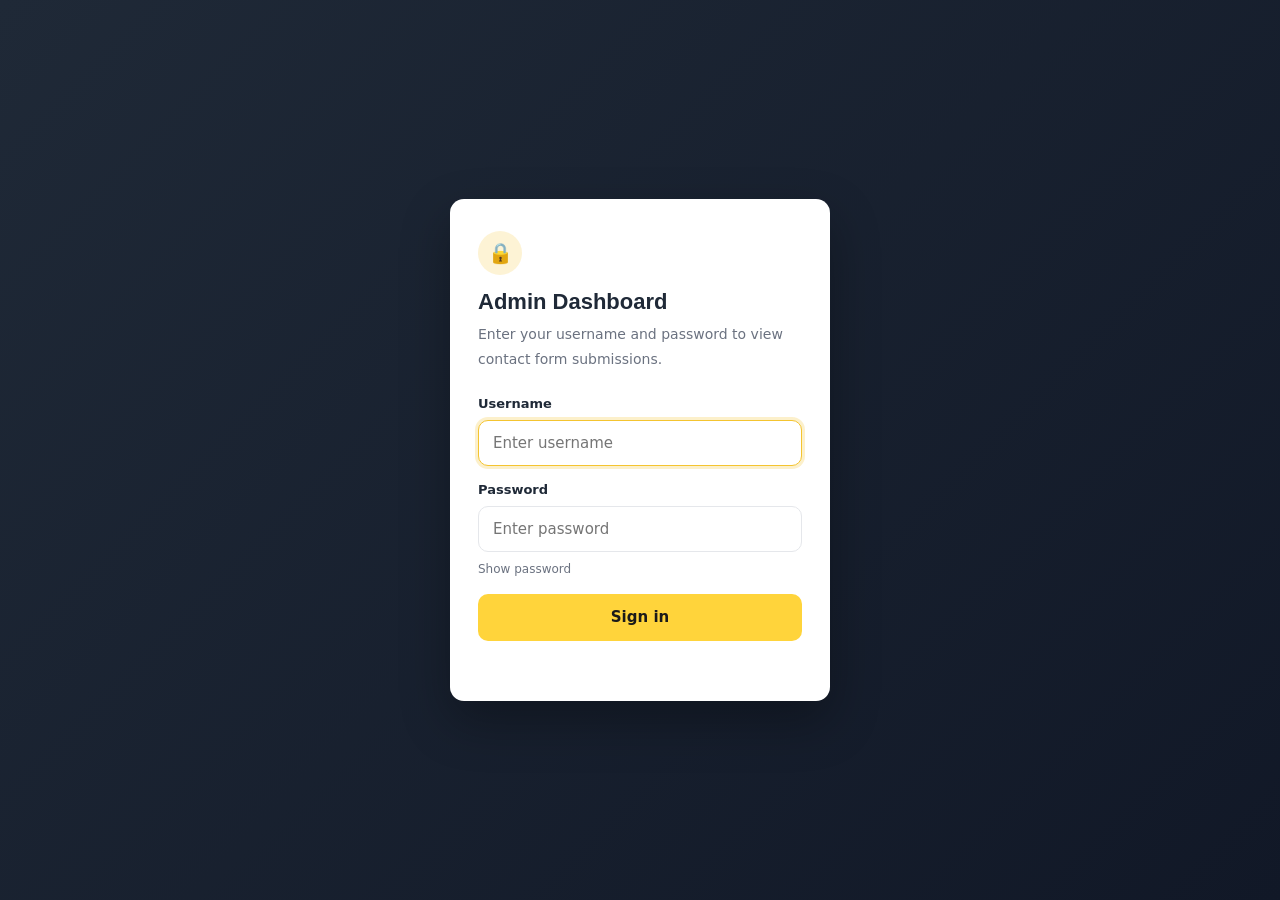
<file: dashboard.html>
<!doctype html>
<html lang="en">
<head>
  <meta charset="utf-8" />
  <meta name="viewport" content="width=device-width, initial-scale=1" />
  <meta name="robots" content="noindex, nofollow" />
  <title>Admin Dashboard | Bilal Raza Portfolio</title>
  <link rel="icon" href="favicon.ico" />
  <link rel="stylesheet" href="styles.prettified.css" />
  <style>
    :root {
      --primary: #ffd43b;
      --primary-dark: #f4c430;
      --dark: #1f2937;
      --muted: #6b7280;
      --border: #e5e7eb;
      --bg: #f7f8fa;
    }
    html, body { height: 100%; }
    body {
      background: var(--bg);
      font-family: 'Poppins', system-ui, -apple-system, Segoe UI, Roboto, sans-serif;
      color: var(--dark);
      margin: 0;
    }

    /* Login overlay */
    .login-screen {
      position: fixed; inset: 0; z-index: 1000;
      display: flex; align-items: center; justify-content: center;
      background: linear-gradient(135deg, #1f2937 0%, #111827 100%);
      padding: 16px;
    }
    .login-card {
      background: #fff; border-radius: 14px;
      padding: 32px 28px; max-width: 380px; width: 100%;
      box-shadow: 0 20px 50px rgba(0,0,0,.3);
    }
    .login-card h1 { font-size: 22px; margin: 0 0 6px; font-weight: 700; }
    .login-card p { color: var(--muted); margin: 0 0 22px; font-size: 14px; }
    .login-card label { display: block; font-size: 13px; font-weight: 600; margin-bottom: 6px; }
    .login-card .login-input {
      width: 100%; padding: 11px 14px; border: 1px solid var(--border);
      border-radius: 10px; font-size: 15px; outline: none; box-sizing: border-box;
      transition: border-color .15s, box-shadow .15s;
      font-family: inherit; color: var(--dark); background: #fff;
    }
    .login-card .login-input:focus { border-color: var(--primary-dark); box-shadow: 0 0 0 3px rgba(244,196,48,.25); }
    .login-card .btn-login {
      margin-top: 16px; width: 100%; background: var(--primary); color: #1a1a1a;
      border: none; padding: 12px; border-radius: 10px; font-weight: 700;
      cursor: pointer; font-size: 15px; transition: background .15s;
    }
    .login-card .btn-login:hover { background: var(--primary-dark); }
    .login-card .error { color: #dc2626; font-size: 13px; margin-top: 10px; min-height: 18px; }
    .login-card .show-pw { font-size: 12px; color: var(--muted); margin-top: 8px; cursor: pointer; user-select: none; }
    .login-card .lock-icon {
      width: 44px; height: 44px; border-radius: 50%;
      background: rgba(244,196,48,.2); color: #b08807;
      display: flex; align-items: center; justify-content: center;
      font-size: 20px; margin-bottom: 14px;
    }

    /* Dashboard */
    .dashboard { display: none; }
    .dashboard.active { display: block; }

    .topbar {
      background: #fff; border-bottom: 1px solid var(--border);
      padding: 14px 20px; display: flex; align-items: center; justify-content: space-between;
      flex-wrap: wrap; gap: 12px;
      position: sticky; top: 0; z-index: 10;
    }
    .topbar h2 { margin: 0; font-size: 18px; font-weight: 700; }
    .topbar .actions { display: flex; gap: 8px; flex-wrap: wrap; }
    .btn {
      border: 1px solid var(--border); background: #fff; color: var(--dark);
      padding: 8px 14px; border-radius: 8px; font-size: 13px; font-weight: 600;
      cursor: pointer; transition: background .15s, border-color .15s;
    }
    .btn:hover { background: #f3f4f6; }
    .btn-primary { background: var(--primary); border-color: var(--primary-dark); }
    .btn-primary:hover { background: var(--primary-dark); }
    .btn-danger { color: #b91c1c; border-color: #fecaca; }
    .btn-danger:hover { background: #fef2f2; }

    .container { max-width: 1200px; margin: 0 auto; padding: 24px 20px; }
    .stat-row { display: grid; grid-template-columns: repeat(auto-fit, minmax(180px,1fr)); gap: 14px; margin-bottom: 18px; }
    .stat-card { background: #fff; border: 1px solid var(--border); border-radius: 12px; padding: 16px; }
    .stat-card .label { font-size: 12px; color: var(--muted); text-transform: uppercase; letter-spacing: .04em; font-weight: 600; }
    .stat-card .value { font-size: 26px; font-weight: 700; margin-top: 4px; }

    .toolbar { display: flex; gap: 10px; flex-wrap: wrap; margin-bottom: 14px; }
    .search-input {
      flex: 1; min-width: 220px;
      padding: 10px 14px; border: 1px solid var(--border); border-radius: 10px;
      background: #fff; font-size: 14px; outline: none;
    }
    .search-input:focus { border-color: var(--primary-dark); }

    .table-wrap { background: #fff; border: 1px solid var(--border); border-radius: 12px; overflow-x: auto; -webkit-overflow-scrolling: touch; }
    table { width: 100%; border-collapse: collapse; font-size: 14px; min-width: 720px; }
    thead { background: #fafafa; }
    th, td { padding: 12px 14px; text-align: left; border-bottom: 1px solid var(--border); vertical-align: top; }
    th { font-size: 12px; font-weight: 700; color: var(--muted); text-transform: uppercase; letter-spacing: .03em; }
    tr:last-child td { border-bottom: none; }
    tr:hover td { background: #fafbfc; }
    td .msg { white-space: pre-wrap; word-break: break-word; max-width: 480px; }
    td .email a { color: #1d4ed8; text-decoration: none; }
    td .email a:hover { text-decoration: underline; }
    .actions-cell { white-space: nowrap; }
    .actions-cell .btn { padding: 4px 10px; font-size: 12px; }

    .empty {
      padding: 60px 20px; text-align: center; color: var(--muted);
    }
    .empty .icon { font-size: 38px; margin-bottom: 10px; opacity: .6; }
    .empty h3 { margin: 6px 0; color: var(--dark); }

    .toast {
      position: fixed; bottom: 24px; right: 24px;
      background: var(--dark); color: #fff;
      padding: 12px 18px; border-radius: 10px; font-size: 14px;
      box-shadow: 0 8px 24px rgba(0,0,0,.25);
      opacity: 0; transform: translateY(10px); transition: opacity .2s, transform .2s;
      pointer-events: none; z-index: 100;
    }
    .toast.show { opacity: 1; transform: translateY(0); }

    @media (max-width: 640px) {
      .topbar { padding: 12px 14px; gap: 10px; }
      .topbar h2 { font-size: 16px; width: 100%; }
      .topbar .actions { width: 100%; justify-content: flex-start; }
      .topbar .actions .btn { flex: 1 1 calc(50% - 4px); min-width: 0; padding: 8px 10px; font-size: 12px; }
      table { font-size: 13px; min-width: 640px; }
      th, td { padding: 10px; }
      .container { padding: 16px 12px; }
      .stat-row { grid-template-columns: repeat(2, 1fr); gap: 10px; }
      .stat-card { padding: 12px; }
      .stat-card .value { font-size: 22px; }
      .login-card { padding: 24px 20px; }
      .toast { left: 12px; right: 12px; bottom: 12px; text-align: center; }
    }
    @media (max-width: 360px) {
      .topbar .actions .btn { flex: 1 1 100%; }
    }
  </style>
</head>
<body>
  <!-- LOGIN SCREEN -->
  <div id="loginScreen" class="login-screen">
    <form class="login-card" id="loginForm" autocomplete="off">
      <div class="lock-icon" aria-hidden="true">&#128274;</div>
      <h1>Admin Dashboard</h1>
      <p>Enter your username and password to view contact form submissions.</p>
      <label for="username">Username</label>
      <input id="username" type="text" class="login-input" placeholder="Enter username" autocomplete="username" required />
      <label for="pw" style="margin-top:14px;">Password</label>
      <input id="pw" type="password" class="login-input" placeholder="Enter password" autocomplete="current-password" required />
      <div class="show-pw" id="togglePw">Show password</div>
      <button type="submit" class="btn-login">Sign in</button>
      <div class="error" id="errMsg"></div>
    </form>
  </div>

  <!-- DASHBOARD -->
  <div class="dashboard" id="dashboard">
    <div class="topbar">
      <h2>Form Submissions Dashboard</h2>
      <div class="actions">
        <button class="btn" id="refreshBtn">Refresh</button>
        <button class="btn btn-primary" id="exportBtn">Export CSV</button>
        <button class="btn btn-danger" id="clearBtn">Clear All</button>
        <button class="btn" id="logoutBtn">Logout</button>
      </div>
    </div>

    <div class="container">
      <div class="stat-row">
        <div class="stat-card">
          <div class="label">Total Submissions</div>
          <div class="value" id="statTotal">0</div>
        </div>
        <div class="stat-card">
          <div class="label">Today</div>
          <div class="value" id="statToday">0</div>
        </div>
        <div class="stat-card">
          <div class="label">Last 7 Days</div>
          <div class="value" id="statWeek">0</div>
        </div>
        <div class="stat-card">
          <div class="label">Unique Emails</div>
          <div class="value" id="statUnique">0</div>
        </div>
      </div>

      <div class="toolbar">
        <input class="search-input" id="search" type="text" placeholder="Search by name, email, or message..." />
      </div>

      <div class="table-wrap">
        <table id="dataTable">
          <thead>
            <tr>
              <th style="width:160px;">Date</th>
              <th style="width:160px;">Name</th>
              <th style="width:220px;">Email</th>
              <th>Message</th>
              <th style="width:90px;">Actions</th>
            </tr>
          </thead>
          <tbody id="rows"></tbody>
        </table>
        <div id="emptyState" class="empty" style="display:none;">
          <div class="icon">&#128229;</div>
          <h3>No submissions yet</h3>
          <p>When someone submits the contact form, it will show up here.</p>
        </div>
      </div>
    </div>
  </div>

  <div class="toast" id="toast"></div>

  <script>
  /* ============================================================
     CHANGE YOUR LOGIN HERE
     The dashboard is protected by the username + password below.
     To change them, edit these two lines.
     ============================================================ */
  var DASHBOARD_USERNAME = "admin";
  var DASHBOARD_PASSWORD = "admin123";
  var API_BASE = "https://bilal-portfolio-api.vercel.app";

  // Fallback when API is offline
  var STORAGE_KEY = "portfolio_submissions";
  var cachedSubmissions = [];
  // Session flag so you don't have to re-enter the password every page reload
  var SESSION_KEY = "portfolio_admin_session";

  /* --------------------------- LOGIN --------------------------- */
  var loginScreen = document.getElementById('loginScreen');
  var dashboard   = document.getElementById('dashboard');
  var loginForm   = document.getElementById('loginForm');
  var userInput   = document.getElementById('username');
  var pwInput     = document.getElementById('pw');
  var togglePw    = document.getElementById('togglePw');
  var errMsg      = document.getElementById('errMsg');

  function showDashboard() {
    loginScreen.style.display = 'none';
    dashboard.classList.add('active');
    refreshData(render);
  }
  function hideDashboard() {
    dashboard.classList.remove('active');
    loginScreen.style.display = 'flex';
    userInput.value = '';
    pwInput.value = '';
    userInput.focus();
  }
  if (sessionStorage.getItem(SESSION_KEY) === '1') {
    showDashboard();
  } else {
    setTimeout(function(){ userInput.focus(); }, 100);
  }

  loginForm.addEventListener('submit', function(e) {
    e.preventDefault();
    var u = (userInput.value || '').trim();
    var p = pwInput.value || '';
    if (u === DASHBOARD_USERNAME && p === DASHBOARD_PASSWORD) {
      sessionStorage.setItem(SESSION_KEY, '1');
      errMsg.textContent = '';
      showDashboard();
    } else {
      errMsg.textContent = 'Incorrect username or password. Please try again.';
      pwInput.select();
    }
  });

  togglePw.addEventListener('click', function() {
    if (pwInput.type === 'password') {
      pwInput.type = 'text';
      togglePw.textContent = 'Hide password';
    } else {
      pwInput.type = 'password';
      togglePw.textContent = 'Show password';
    }
  });

  document.getElementById('logoutBtn').addEventListener('click', function() {
    sessionStorage.removeItem(SESSION_KEY);
    hideDashboard();
  });

  /* --------------------------- DATA --------------------------- */
  function loadLocal() {
    try {
      var raw = localStorage.getItem(STORAGE_KEY);
      var arr = raw ? JSON.parse(raw) : [];
      return Array.isArray(arr) ? arr : [];
    } catch (e) { return []; }
  }
  function loadAll() {
    return cachedSubmissions.slice();
  }
  function refreshData(done) {
    fetch(API_BASE + '/api/submissions')
      .then(function (r) { return r.ok ? r.json() : Promise.reject(); })
      .then(function (data) {
        cachedSubmissions = Array.isArray(data) ? data : [];
        if (done) done();
      })
      .catch(function () {
        cachedSubmissions = loadLocal();
        if (done) done();
        toast('API offline - showing local data');
      });
  }
  function deleteOne(id) {
    fetch(API_BASE + '/api/submissions/' + encodeURIComponent(id), { method: 'DELETE' })
      .then(function (r) {
        if (!r.ok) throw new Error();
        refreshData(function () {
          render();
          toast('Submission deleted');
        });
      })
      .catch(function () {
        var arr = loadLocal().filter(function (r) { return r.id !== id; });
        localStorage.setItem(STORAGE_KEY, JSON.stringify(arr));
        cachedSubmissions = arr;
        render();
        toast('Submission deleted (local only)');
      });
  }

  /* --------------------------- RENDER --------------------------- */
  var rowsEl   = document.getElementById('rows');
  var emptyEl  = document.getElementById('emptyState');
  var searchEl = document.getElementById('search');

  function fmtDate(iso) {
    var d = new Date(iso);
    if (isNaN(d.getTime())) return iso || '';
    return d.toLocaleString();
  }
  function esc(s) {
    return String(s == null ? '' : s)
      .replace(/&/g, '&amp;').replace(/</g, '&lt;').replace(/>/g, '&gt;')
      .replace(/"/g, '&quot;').replace(/'/g, '&#39;');
  }

  function render() {
    var all = loadAll().slice().sort(function(a, b) {
      return new Date(b.timestamp) - new Date(a.timestamp);
    });
    var q = (searchEl.value || '').trim().toLowerCase();
    var list = q ? all.filter(function(r){
      return (r.name||'').toLowerCase().indexOf(q) > -1
          || (r.email||'').toLowerCase().indexOf(q) > -1
          || (r.message||'').toLowerCase().indexOf(q) > -1;
    }) : all;

    // Stats use ALL submissions (not filtered)
    var now = Date.now();
    var dayMs = 24 * 60 * 60 * 1000;
    var today = 0, week = 0;
    var emails = {};
    all.forEach(function(r) {
      var t = new Date(r.timestamp).getTime();
      if (!isNaN(t)) {
        if (now - t < dayMs) today++;
        if (now - t < 7 * dayMs) week++;
      }
      if (r.email) emails[r.email.toLowerCase()] = 1;
    });
    document.getElementById('statTotal').textContent  = all.length;
    document.getElementById('statToday').textContent  = today;
    document.getElementById('statWeek').textContent   = week;
    document.getElementById('statUnique').textContent = Object.keys(emails).length;

    if (list.length === 0) {
      rowsEl.innerHTML = '';
      emptyEl.style.display = 'block';
      return;
    }
    emptyEl.style.display = 'none';
    rowsEl.innerHTML = list.map(function(r) {
      return '<tr>'
        + '<td>' + esc(fmtDate(r.timestamp)) + '</td>'
        + '<td>' + esc(r.name) + '</td>'
        + '<td class="email"><a href="mailto:' + esc(r.email) + '">' + esc(r.email) + '</a></td>'
        + '<td><div class="msg">' + esc(r.message) + '</div></td>'
        + '<td class="actions-cell"><button class="btn btn-danger" data-del="' + esc(r.id) + '">Delete</button></td>'
        + '</tr>';
    }).join('');
  }

  rowsEl.addEventListener('click', function(e) {
    var id = e.target.getAttribute('data-del');
    if (id && confirm('Delete this submission?')) deleteOne(id);
  });

  searchEl.addEventListener('input', render);
  document.getElementById('refreshBtn').addEventListener('click', function() {
    refreshData(function () {
      render();
      toast('Refreshed');
    });
  });
  document.getElementById('clearBtn').addEventListener('click', function() {
    if (!confirm('Delete ALL submissions? This cannot be undone.')) return;
    fetch(API_BASE + '/api/submissions', { method: 'DELETE' })
      .then(function (r) {
        if (!r.ok) throw new Error();
        cachedSubmissions = [];
        localStorage.setItem(STORAGE_KEY, '[]');
        render();
        toast('All submissions cleared');
      })
      .catch(function () {
        localStorage.setItem(STORAGE_KEY, '[]');
        cachedSubmissions = [];
        render();
        toast('Cleared local data (API offline)');
      });
  });

  /* --------------------------- CSV EXPORT --------------------------- */
  function csvEscape(s) {
    s = String(s == null ? '' : s);
    if (/[",\n\r]/.test(s)) return '"' + s.replace(/"/g, '""') + '"';
    return s;
  }
  document.getElementById('exportBtn').addEventListener('click', function() {
    var all = loadAll();
    if (all.length === 0) { toast('Nothing to export'); return; }
    var header = ['Date', 'Name', 'Email', 'Message'];
    var rows = all.map(function(r) {
      return [fmtDate(r.timestamp), r.name, r.email, r.message].map(csvEscape).join(',');
    });
    var csv = header.join(',') + '\n' + rows.join('\n');
    var blob = new Blob([csv], { type: 'text/csv;charset=utf-8;' });
    var url = URL.createObjectURL(blob);
    var a = document.createElement('a');
    var stamp = new Date().toISOString().replace(/[:.]/g, '-');
    a.href = url;
    a.download = 'submissions-' + stamp + '.csv';
    document.body.appendChild(a); a.click();
    document.body.removeChild(a); URL.revokeObjectURL(url);
    toast('Exported ' + all.length + ' submission(s)');
  });

  /* --------------------------- TOAST --------------------------- */
  var toastEl = document.getElementById('toast');
  var toastTimer;
  function toast(msg) {
    toastEl.textContent = msg;
    toastEl.classList.add('show');
    clearTimeout(toastTimer);
    toastTimer = setTimeout(function(){ toastEl.classList.remove('show'); }, 2000);
  }

  /* Auto-refresh once a minute so new submissions appear */
  setInterval(function () {
    if (dashboard.classList.contains('active')) refreshData(render);
  }, 60000);
  </script>
</body>
</html>
</file>
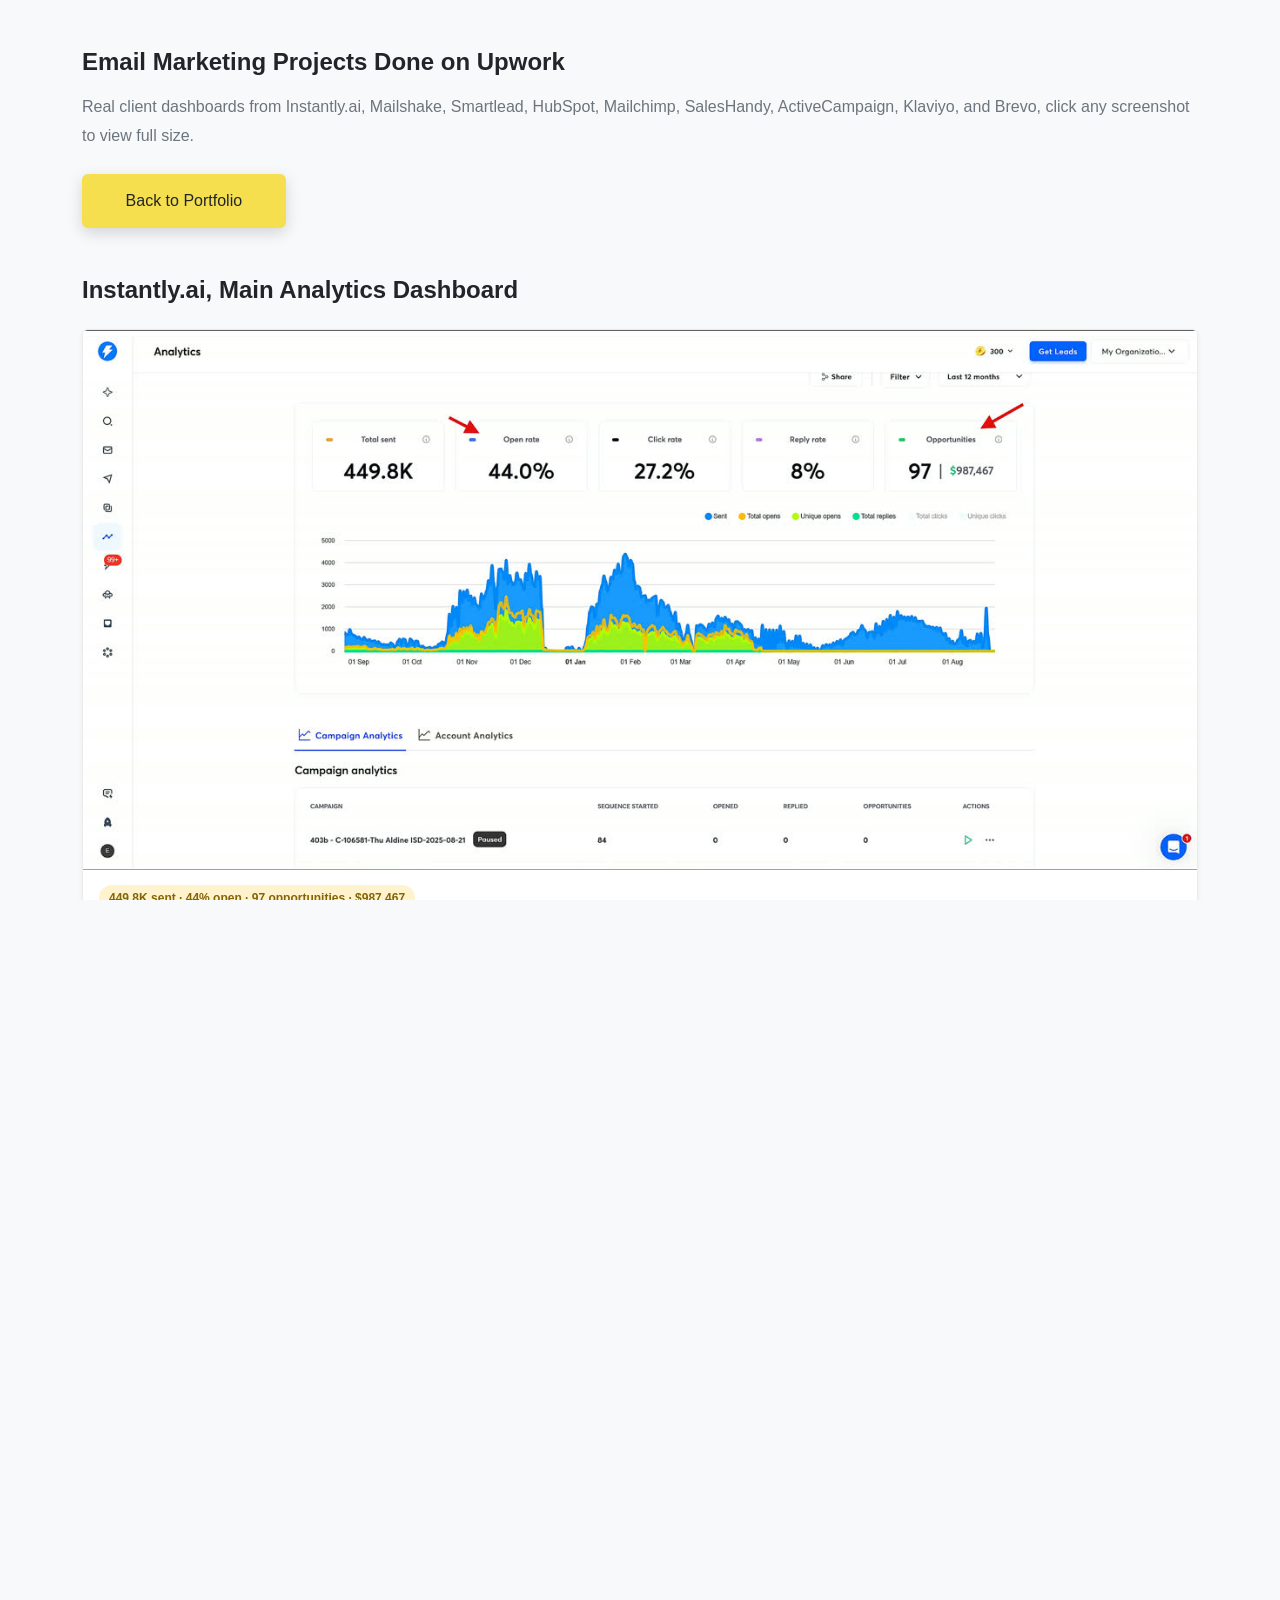
<file: email-marketing.html>
<!doctype html>
<html lang="en">
<head>
  <meta charset="utf-8">
  <meta name="viewport" content="width=device-width, initial-scale=1">
  <title>Email Marketing Projects Done on Upwork</title>
  <link rel="icon" href="favicon.ico">
  <link rel="stylesheet" href="styles.prettified.css?v=20260706mobile1">
  <style>
    .hover-overlay { position: fixed; inset: 0; background: rgba(0,0,0,.88); display: none; align-items: center; justify-content: center; z-index: 9999; padding: 16px; }
    .hover-overlay .overlay-content { position: relative; max-width: 96vw; text-align: center; }
    .hover-overlay img { max-width: 96vw; max-height: 82vh; box-shadow: 0 10px 24px rgba(0,0,0,.4); border-radius: 8px; display: block; background: #fff; filter: none !important; }
    .hover-overlay .overlay-back { margin-top: 12px; }
    .metric-pill { display: inline-block; background: #fff3cd; color: #856404; font-size: 12px; font-weight: 600; padding: 4px 10px; border-radius: 999px; margin-bottom: 8px; }
    .tool-dash-grid > [class*="col-"] { display: flex; }
    .tool-dash-grid .card {
      display: flex;
      flex-direction: column;
      width: 100%;
      overflow: hidden;
    }
    .tool-dash-grid .card-img-top {
      width: 100%;
      aspect-ratio: 16 / 10;
      object-fit: contain;
      object-position: center center;
      height: auto;
      background: #f4f5f8;
      padding: 8px;
    }
    .tool-dash-grid .card-body {
      flex: 1 0 auto;
      min-height: 70px;
      display: flex;
      flex-direction: column;
      justify-content: center;
      padding: 12px 14px;
    }
  </style>
</head>
<body class="bg-light">
  <main class="container py-5">
    <h1 class="text-6 fw-600 mb-3">Email Marketing Projects Done on Upwork</h1>
    <p class="text-3 text-muted">Real client dashboards from Instantly.ai, Mailshake, Smartlead, HubSpot, Mailchimp, SalesHandy, ActiveCampaign, Klaviyo, and Brevo, click any screenshot to view full size.</p>
    <p class="mt-4"><a class="btn btn-primary" href="index.html">Back to Portfolio</a></p>

    <section class="mt-5">
      <h2 class="h4 fw-600 mb-4">Instantly.ai, Main Analytics Dashboard</h2>
      <div class="row g-4">
        <div class="col-12">
          <div class="card shadow-sm h-100">
            <img src="email_portfolio/instantly-analytics-main.jpg" class="card-img-top work-gallery-img" alt="Instantly.ai analytics dashboard - 449.8K emails sent, 44% open rate, 97 opportunities worth $987,467" loading="eager" decoding="async">
            <div class="card-body">
              <span class="metric-pill">449.8K sent · 44% open · 97 opportunities · $987,467</span>
              <p class="card-text text-muted small mb-0">Primary Instantly.ai analytics view - 12-month cold email performance with sent volume, open/reply rates, and pipeline value across active client accounts.</p>
            </div>
          </div>
        </div>
        <div class="col-12">
          <div class="card shadow-sm h-100">
            <img src="email_portfolio/instantly-analytics-results.jpg" class="card-img-top work-gallery-img" alt="Instantly.ai campaign results - 217.3K sent, 69.8% open rate, 57 opportunities worth $149,500" loading="lazy" decoding="async">
            <div class="card-body">
              <span class="metric-pill">217.3K sent · 69.8% open · 57 opportunities · $149,500</span>
              <p class="card-text text-muted small mb-0">High performing Instantly.ai outreach account, strong open rates and qualified opportunities tracked in the analytics dashboard.</p>
            </div>
          </div>
        </div>
      </div>
    </section>

    <section class="mt-5">
      <h2 class="h4 fw-600 mb-4">Platform Dashboard Previews</h2>
      <div class="row g-3 g-md-4 tool-dash-grid">
        <div class="col-6 col-md-4 col-lg-3">
          <div class="card shadow-sm h-100">
            <img src="dashboards/instantly-analytics-main.jpg" class="card-img-top work-gallery-img" alt="Instantly.ai analytics dashboard - 449.8K sent, 97 opportunities" loading="lazy" decoding="async">
            <div class="card-body">
              <h3 class="h6 fw-600 mb-1">Instantly.ai Analytics</h3>
              <p class="card-text text-muted small mb-0">Main client dashboard · 449.8K sent · $987,467 pipeline</p>
            </div>
          </div>
        </div>
        <div class="col-6 col-md-4 col-lg-3">
          <div class="card shadow-sm h-100">
            <img src="dashboards/instantly-analytics-results.jpg" class="card-img-top work-gallery-img" alt="Instantly.ai campaign results - 69.8% open rate, 57 opportunities" loading="lazy" decoding="async">
            <div class="card-body">
              <h3 class="h6 fw-600 mb-1">Instantly.ai Results</h3>
              <p class="card-text text-muted small mb-0">High open rate · 69.8% open · $149,500 opportunities</p>
            </div>
          </div>
        </div>
        <div class="col-6 col-md-4 col-lg-3">
          <div class="card shadow-sm h-100">
            <img src="dashboards/instantly.jpg" class="card-img-top work-gallery-img" alt="Instantly.ai cold email automation dashboard" loading="lazy" decoding="async">
            <div class="card-body">
              <h3 class="h6 fw-600 mb-1">Instantly.ai</h3>
              <p class="card-text text-muted small mb-0">Cold email automation &amp; analytics</p>
            </div>
          </div>
        </div>
        <div class="col-6 col-md-4 col-lg-3">
          <div class="card shadow-sm h-100">
            <img src="dashboards/mailshake.jpg" class="card-img-top work-gallery-img" alt="Mailshake email outreach dashboard" loading="lazy" decoding="async">
            <div class="card-body">
              <h3 class="h6 fw-600 mb-1">Mailshake</h3>
              <p class="card-text text-muted small mb-0">Outreach analytics &amp; deliverability</p>
            </div>
          </div>
        </div>
        <div class="col-6 col-md-4 col-lg-3">
          <div class="card shadow-sm h-100">
            <img src="dashboards/smartlead.jpg" class="card-img-top work-gallery-img" alt="Smartlead campaign analytics dashboard" loading="lazy" decoding="async">
            <div class="card-body">
              <h3 class="h6 fw-600 mb-1">Smartlead</h3>
              <p class="card-text text-muted small mb-0">Cold email automation</p>
            </div>
          </div>
        </div>
        <div class="col-6 col-md-4 col-lg-3">
          <div class="card shadow-sm h-100">
            <img src="dashboards/hubspot.jpg" class="card-img-top work-gallery-img" alt="HubSpot deals performance dashboard" loading="lazy" decoding="async">
            <div class="card-body">
              <h3 class="h6 fw-600 mb-1">HubSpot</h3>
              <p class="card-text text-muted small mb-0">CRM &amp; pipeline reporting</p>
            </div>
          </div>
        </div>
        <div class="col-6 col-md-4 col-lg-3">
          <div class="card shadow-sm h-100">
            <img src="dashboards/mailchimp.jpg" class="card-img-top work-gallery-img" alt="Mailchimp campaign performance dashboard" loading="lazy" decoding="async">
            <div class="card-body">
              <h3 class="h6 fw-600 mb-1">Mailchimp</h3>
              <p class="card-text text-muted small mb-0">Email &amp; campaign metrics</p>
            </div>
          </div>
        </div>
        <div class="col-6 col-md-4 col-lg-3">
          <div class="card shadow-sm h-100">
            <img src="dashboards/saleshandy.jpg" class="card-img-top work-gallery-img" alt="SalesHandy email campaign dashboard" loading="lazy" decoding="async">
            <div class="card-body">
              <h3 class="h6 fw-600 mb-1">SalesHandy</h3>
              <p class="card-text text-muted small mb-0">Sales outreach campaigns</p>
            </div>
          </div>
        </div>
        <div class="col-6 col-md-4 col-lg-3">
          <div class="card shadow-sm h-100">
            <img src="dashboards/activecampaign.jpg" class="card-img-top work-gallery-img" alt="ActiveCampaign deals dashboard" loading="lazy" decoding="async">
            <div class="card-body">
              <h3 class="h6 fw-600 mb-1">ActiveCampaign</h3>
              <p class="card-text text-muted small mb-0">Automation &amp; deal tracking</p>
            </div>
          </div>
        </div>
        <div class="col-6 col-md-4 col-lg-3">
          <div class="card shadow-sm h-100">
            <img src="dashboards/klaviyo.jpg" class="card-img-top work-gallery-img" alt="Klaviyo analytics dashboard" loading="lazy" decoding="async">
            <div class="card-body">
              <h3 class="h6 fw-600 mb-1">Klaviyo</h3>
              <p class="card-text text-muted small mb-0">Ecommerce email analytics</p>
            </div>
          </div>
        </div>
        <div class="col-6 col-md-4 col-lg-3">
          <div class="card shadow-sm h-100">
            <img src="dashboards/brevo.jpg" class="card-img-top work-gallery-img" alt="Brevo marketing dashboard" loading="lazy" decoding="async">
            <div class="card-body">
              <h3 class="h6 fw-600 mb-1">Brevo</h3>
              <p class="card-text text-muted small mb-0">Email &amp; SMS marketing</p>
            </div>
          </div>
        </div>
      </div>
    </section>
  </main>
  <div id="hover-overlay" class="hover-overlay">
    <div class="overlay-content">
      <img alt="Dashboard preview">
      <button type="button" class="overlay-back btn btn-warning btn-sm">Close</button>
    </div>
  </div>
  <script>
    (function() {
      var overlay = document.getElementById('hover-overlay');
      var overlayImg = overlay.querySelector('.overlay-content img');
      var backBtn = overlay.querySelector('.overlay-back');

      document.querySelectorAll('.work-gallery-img').forEach(function(img) {
        img.style.cursor = 'zoom-in';
        img.addEventListener('click', function() {
          overlayImg.src = img.src;
          overlay.style.display = 'flex';
        });
      });

      overlay.addEventListener('click', function(e) {
        if (e.target === overlay) {
          overlay.style.display = 'none';
          overlayImg.removeAttribute('src');
        }
      });

      backBtn.addEventListener('click', function() {
        overlay.style.display = 'none';
        overlayImg.removeAttribute('src');
      });
    })();
  </script>
</body>
</html>
</file>
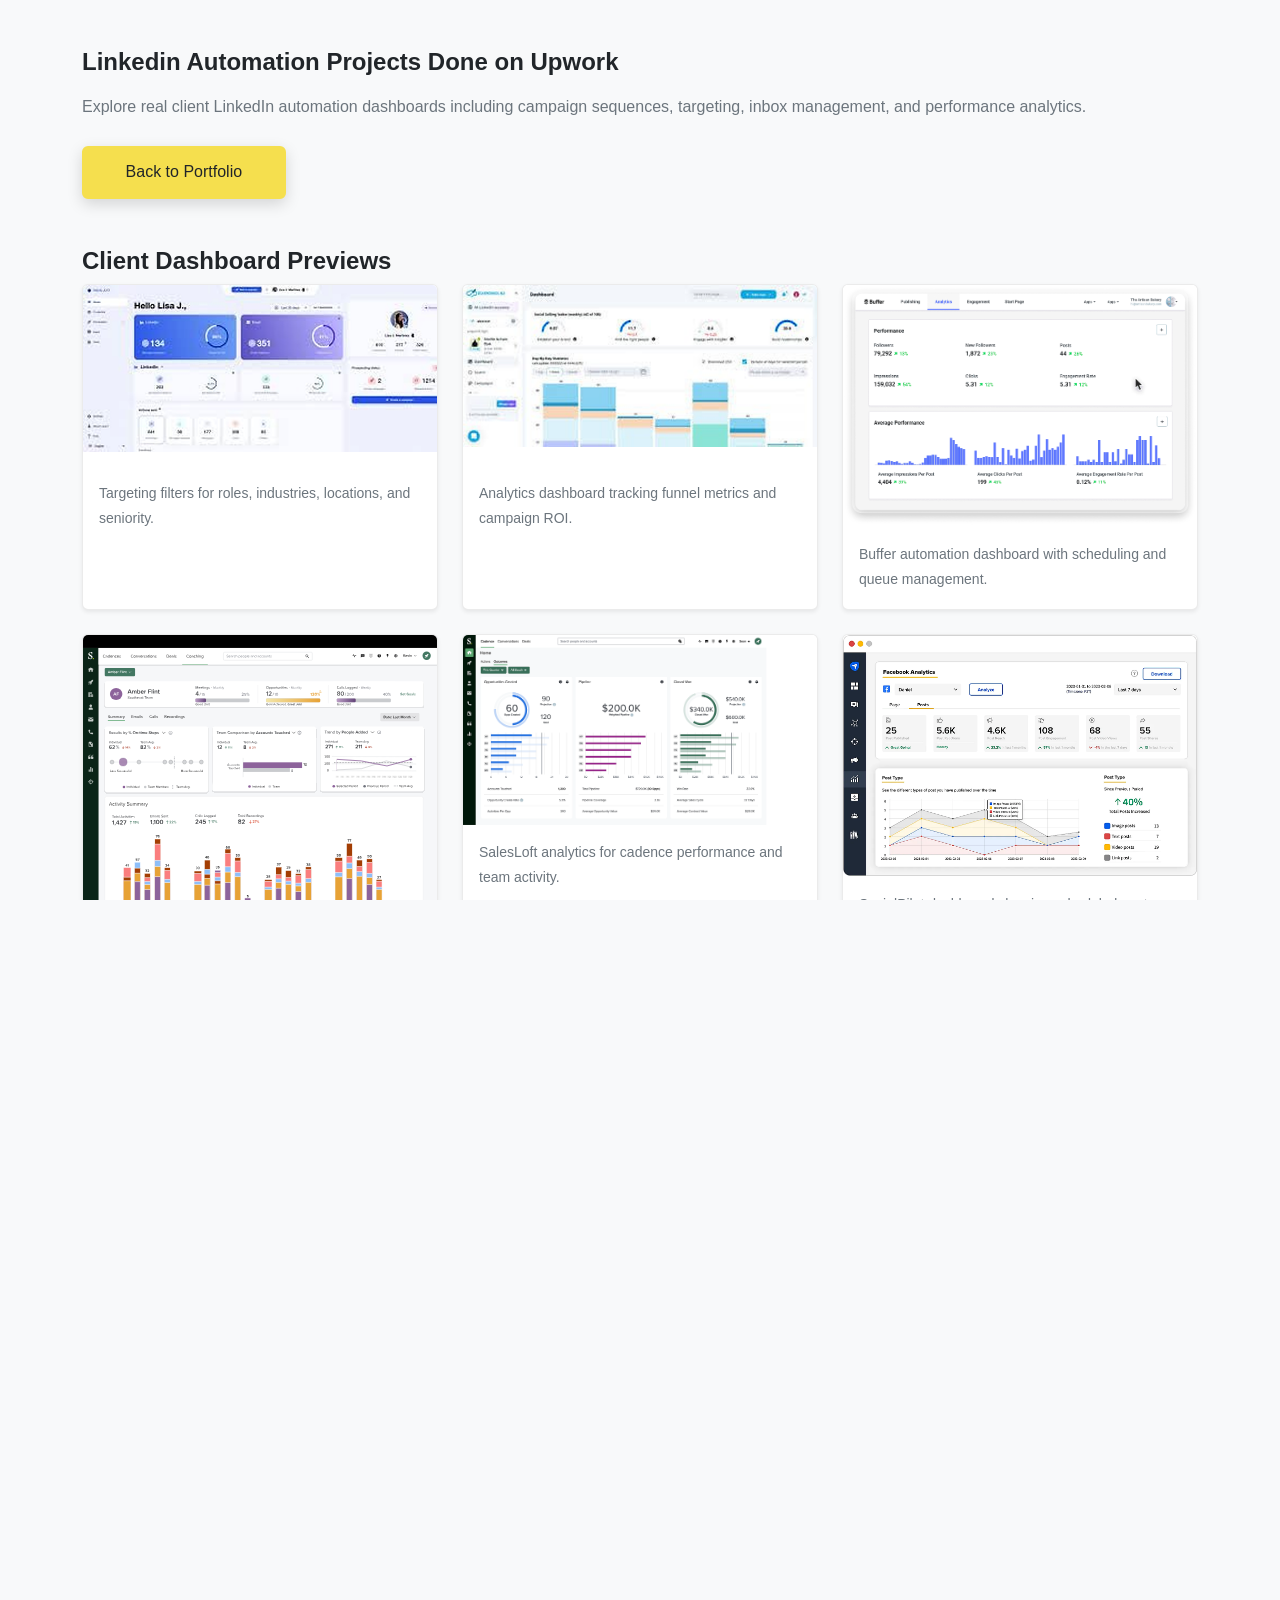
<file: linkedin-automation.html>
<!doctype html>
<html lang="en">
<head>
  <meta charset="utf-8">
  <meta name="viewport" content="width=device-width, initial-scale=1">
  <title>Linkedin Automation Projects Done on Upwork</title>
  <link rel="icon" href="favicon.ico">
  <link rel="stylesheet" href="styles.prettified.css?v=20260706mobile1">
  <style>
    /* Overlay for image preview */
    .hover-overlay { position: fixed; inset: 0; background: rgba(0,0,0,.6); display: none; align-items: center; justify-content: center; z-index: 9999; pointer-events: auto; }
    .hover-overlay .overlay-content { position: relative; }
    .hover-overlay img { max-width: 90vw; max-height: 90vh; box-shadow: 0 10px 24px rgba(0,0,0,.4); border-radius: 8px; display: block; }
    .hover-overlay .overlay-back { position: absolute; top: 12px; right: 12px; }
    /* Re-enable pointer events for card images on this page */
    .card .card-img-top { pointer-events: auto; }
  </style>
</head>
<body class="bg-light">
  <main class="container py-5">
    <h1 class="text-6 fw-600 mb-3">Linkedin Automation Projects Done on Upwork</h1>
    <p class="text-3 text-muted">Explore real client LinkedIn automation dashboards including campaign sequences, targeting, inbox management, and performance analytics.</p>
    <p class="mt-4"><a class="btn btn-primary" href="index.html">Back to Portfolio</a></p>
    <section class="mt-5">
      <h2 class="h4 fw-600 mb-2">Client Dashboard Previews</h2>
      <div class="row g-4">
        <!-- <div class="col-md-6 col-lg-4">
          <div class="card shadow-sm h-100">
            <img src="linkdin_portfolio/Picture.png" class="card-img-top work-gallery-img" alt="LinkedIn campaign performance overview" loading="lazy" decoding="async">
            <div class="card-body">
              <p class="card-text text-muted small">Campaign performance overview with invites, accept rates, and replies.</p>
            </div>
          </div>
        </div>
        <div class="col-md-6 col-lg-4">
          <div class="card shadow-sm h-100">
            <img src="linkdin_portfolio/Picture1.png" class="card-img-top work-gallery-img" alt="Messaging inbox and automation responses" loading="lazy" decoding="async">
            <div class="card-body">
              <p class="card-text text-muted small">Inbox management showing automated follow ups and response tracking.</p>
            </div>
          </div>
        </div>
        <div class="col-md-6 col-lg-4">
          <div class="card shadow-sm h-100">
            <img src="linkdin_portfolio/Picture2.png" class="card-img-top work-gallery-img" alt="Sequence builder and scheduling" loading="lazy" decoding="async">
            <div class="card-body">
              <p class="card-text text-muted small">Sequence builder for connection invites, follow ups, and timing.</p>
            </div>
          </div>
        </div> -->
        <div class="col-md-6 col-lg-4">
          <div class="card shadow-sm h-100">
            <img src="linkdin_portfolio/Picture3.png" class="card-img-top work-gallery-img" alt="Targeting filters and audience selection" loading="lazy" decoding="async">
            <div class="card-body">
              <p class="card-text text-muted small">Targeting filters for roles, industries, locations, and seniority.</p>
            </div>
          </div>
        </div>
        <div class="col-md-6 col-lg-4">
          <div class="card shadow-sm h-100">
            <img src="linkdin_portfolio/Picture4.png" class="card-img-top work-gallery-img" alt="Analytics dashboard with funnel metrics" loading="lazy" decoding="async">
            <div class="card-body">
              <p class="card-text text-muted small">Analytics dashboard tracking funnel metrics and campaign ROI.</p>
            </div>
          </div>
        </div>
        <!-- Newly added uploads -->
        <div class="col-md-6 col-lg-4">
          <div class="card shadow-sm h-100">
            <img src="linkdin_portfolio/Buffer_linkedinautomation.png" class="card-img-top work-gallery-img" alt="Buffer LinkedIn automation dashboard overview" loading="lazy" decoding="async">
            <div class="card-body">
              <p class="card-text text-muted small">Buffer automation dashboard with scheduling and queue management.</p>
            </div>
          </div>
        </div>
        <div class="col-md-6 col-lg-4">
          <div class="card shadow-sm h-100">
            <img src="linkdin_portfolio/Coaching-2022-Individual-Summary-1.svg" class="card-img-top work-gallery-img" alt="Coaching individual summary KPIs 2022" loading="lazy" decoding="async">
            <div class="card-body">
              <p class="card-text text-muted small">Individual coaching summary with KPI metrics and performance insights.</p>
            </div>
          </div>
        </div>
        <div class="col-md-6 col-lg-4">
          <div class="card shadow-sm h-100">
            <img src="linkdin_portfolio/dashboard-salesloft.png" class="card-img-top work-gallery-img" alt="SalesLoft dashboard analytics overview" loading="lazy" decoding="async">
            <div class="card-body">
              <p class="card-text text-muted small">SalesLoft analytics for cadence performance and team activity.</p>
            </div>
          </div>
        </div>
        <div class="col-md-6 col-lg-4">
          <div class="card shadow-sm h-100">
            <img src="linkdin_portfolio/dashboard-social-pilot.png" class="card-img-top work-gallery-img" alt="SocialPilot social posting dashboard" loading="lazy" decoding="async">
            <div class="card-body">
              <p class="card-text text-muted small">SocialPilot dashboard showing scheduled posts and engagement trends.</p>
            </div>
          </div>
        </div>
        <div class="col-md-6 col-lg-4">
          <div class="card shadow-sm h-100">
            <img src="linkdin_portfolio/image-1-1024x985.png" class="card-img-top work-gallery-img" alt="Campaign performance chart and KPIs" loading="lazy" decoding="async">
            <div class="card-body">
              <p class="card-text text-muted small">Campaign chart with invites, accept rate, replies, and conversions.</p>
            </div>
          </div>
        </div>
        <div class="col-md-6 col-lg-4">
          <div class="card shadow-sm h-100">
            <img src="linkdin_portfolio/image2-66 (1).png" class="card-img-top work-gallery-img" alt="Outreach sequence visualization (variant 1)" loading="lazy" decoding="async">
            <div class="card-body">
              <p class="card-text text-muted small">Sequence visualization including connection invites and automated follow ups.</p>
            </div>
          </div>
        </div>
        <div class="col-md-6 col-lg-4">
          <div class="card shadow-sm h-100">
            <img src="linkdin_portfolio/image2-66.png" class="card-img-top work-gallery-img" alt="Outreach sequence visualization (variant 2)" loading="lazy" decoding="async">
            <div class="card-body">
              <p class="card-text text-muted small">Sequence builder details with timing and conditional branches.</p>
            </div>
          </div>
        </div>
        <div class="col-md-6 col-lg-4">
          <div class="card shadow-sm h-100">
            <img src="linkdin_portfolio/image22-40.webp" class="card-img-top work-gallery-img" alt="Prospects funnel and engagement metrics" loading="lazy" decoding="async">
            <div class="card-body">
              <p class="card-text text-muted small">Prospect funnel metrics showcasing outreach, replies, and meetings.</p>
            </div>
          </div>
        </div>
        <div class="col-md-6 col-lg-4">
          <div class="card shadow-sm h-100">
            <img src="linkdin_portfolio/linkedin-automation-tools-list-waalaxy-dashboard.jpg" class="card-img-top work-gallery-img" alt="Waalaxy automation tools dashboard" loading="lazy" decoding="async">
            <div class="card-body">
              <p class="card-text text-muted small">Waalaxy dashboard with automation tools and campaign overview.</p>
            </div>
          </div>
        </div>
        <div class="col-md-6 col-lg-4">
          <div class="card shadow-sm h-100">
            <img src="linkdin_portfolio/salesloft-cadence-analytics-screenshot.webp" class="card-img-top work-gallery-img" alt="SalesLoft cadence analytics screenshot" loading="lazy" decoding="async">
            <div class="card-body">
              <p class="card-text text-muted small">Cadence analytics with steps, outcomes, and team performance.</p>
            </div>
          </div>
        </div>
        <div class="col-md-6 col-lg-4">
          <div class="card shadow-sm h-100">
            <img src="linkdin_portfolio/salesloft-goals-dashboard.jpeg" class="card-img-top work-gallery-img" alt="SalesLoft goals dashboard" loading="lazy" decoding="async">
            <div class="card-body">
              <p class="card-text text-muted small">Goals dashboard tracking targets, achievements, and KPIs.</p>
            </div>
          </div>
        </div>
      </div>
    </section>

    <!-- Email tool dashboards -->
    <section class="mt-5">
      <h2 class="h4 fw-600 mb-3">Email Marketing Dashboards</h2>
      <p class="text-muted small mb-4">Instantly.ai, Mailshake, Smartlead, HubSpot, Mailchimp, SalesHandy, ActiveCampaign, Klaviyo &amp; Brevo - <a href="email-marketing.html">view all dashboards</a>.</p>
      <div class="row g-3 g-md-4 tool-dash-grid">
        <div class="col-6 col-md-3">
          <div class="card shadow-sm h-100">
            <img src="dashboards/instantly-analytics-main.png" class="card-img-top work-gallery-img" alt="Instantly.ai analytics dashboard" loading="lazy" decoding="async">
            <div class="card-body py-2"><p class="card-text text-muted small mb-0">Instantly.ai Analytics</p></div>
          </div>
        </div>
        <div class="col-6 col-md-3">
          <div class="card shadow-sm h-100">
            <img src="dashboards/instantly-analytics-results.png" class="card-img-top work-gallery-img" alt="Instantly.ai campaign results" loading="lazy" decoding="async">
            <div class="card-body py-2"><p class="card-text text-muted small mb-0">Instantly.ai Results</p></div>
          </div>
        </div>
        <div class="col-6 col-md-3">
          <div class="card shadow-sm h-100">
            <img src="dashboards/mailshake.png" class="card-img-top work-gallery-img" alt="Mailshake dashboard" loading="lazy" decoding="async">
            <div class="card-body py-2"><p class="card-text text-muted small mb-0">Mailshake</p></div>
          </div>
        </div>
        <div class="col-6 col-md-3">
          <div class="card shadow-sm h-100">
            <img src="dashboards/hubspot.png" class="card-img-top work-gallery-img" alt="HubSpot dashboard" loading="lazy" decoding="async">
            <div class="card-body py-2"><p class="card-text text-muted small mb-0">HubSpot</p></div>
          </div>
        </div>
        <div class="col-6 col-md-3">
          <div class="card shadow-sm h-100">
            <img src="dashboards/mailchimp.png" class="card-img-top work-gallery-img" alt="Mailchimp dashboard" loading="lazy" decoding="async">
            <div class="card-body py-2"><p class="card-text text-muted small mb-0">Mailchimp</p></div>
          </div>
        </div>
      </div>
    </section>
  </main>
  <!-- Lightweight hover lightbox overlay -->
  <div id="hover-overlay" class="hover-overlay">
    <div class="overlay-content">
      <img alt="Preview">
      <button type="button" class="overlay-back btn btn-warning btn-sm">Back to Page</button>
    </div>
  </div>
  <script>
    document.addEventListener('DOMContentLoaded', function () {
      const overlay = document.getElementById('hover-overlay');
      const overlayImg = overlay.querySelector('.overlay-content img');
      const backBtn = overlay.querySelector('.overlay-back');
      document.querySelectorAll('.card').forEach(card => {
        const img = card.querySelector('.card-img-top');
        if (!img) return;
        img.addEventListener('click', () => {
          overlayImg.src = img.src;
          overlay.style.display = 'flex';
        });
      });

      // Clicking on backdrop closes overlay (but not when clicking image or back button)
      overlay.addEventListener('click', (e) => {
        if (e.target === overlay) {
          overlay.style.display = 'none';
          overlayImg.removeAttribute('src');
        }
      });

      // Back button simply closes overlay to allow next image open
      backBtn.addEventListener('click', () => {
        overlay.style.display = 'none';
        overlayImg.removeAttribute('src');
      });
    });
  </script>
</body>
</html>
</file>
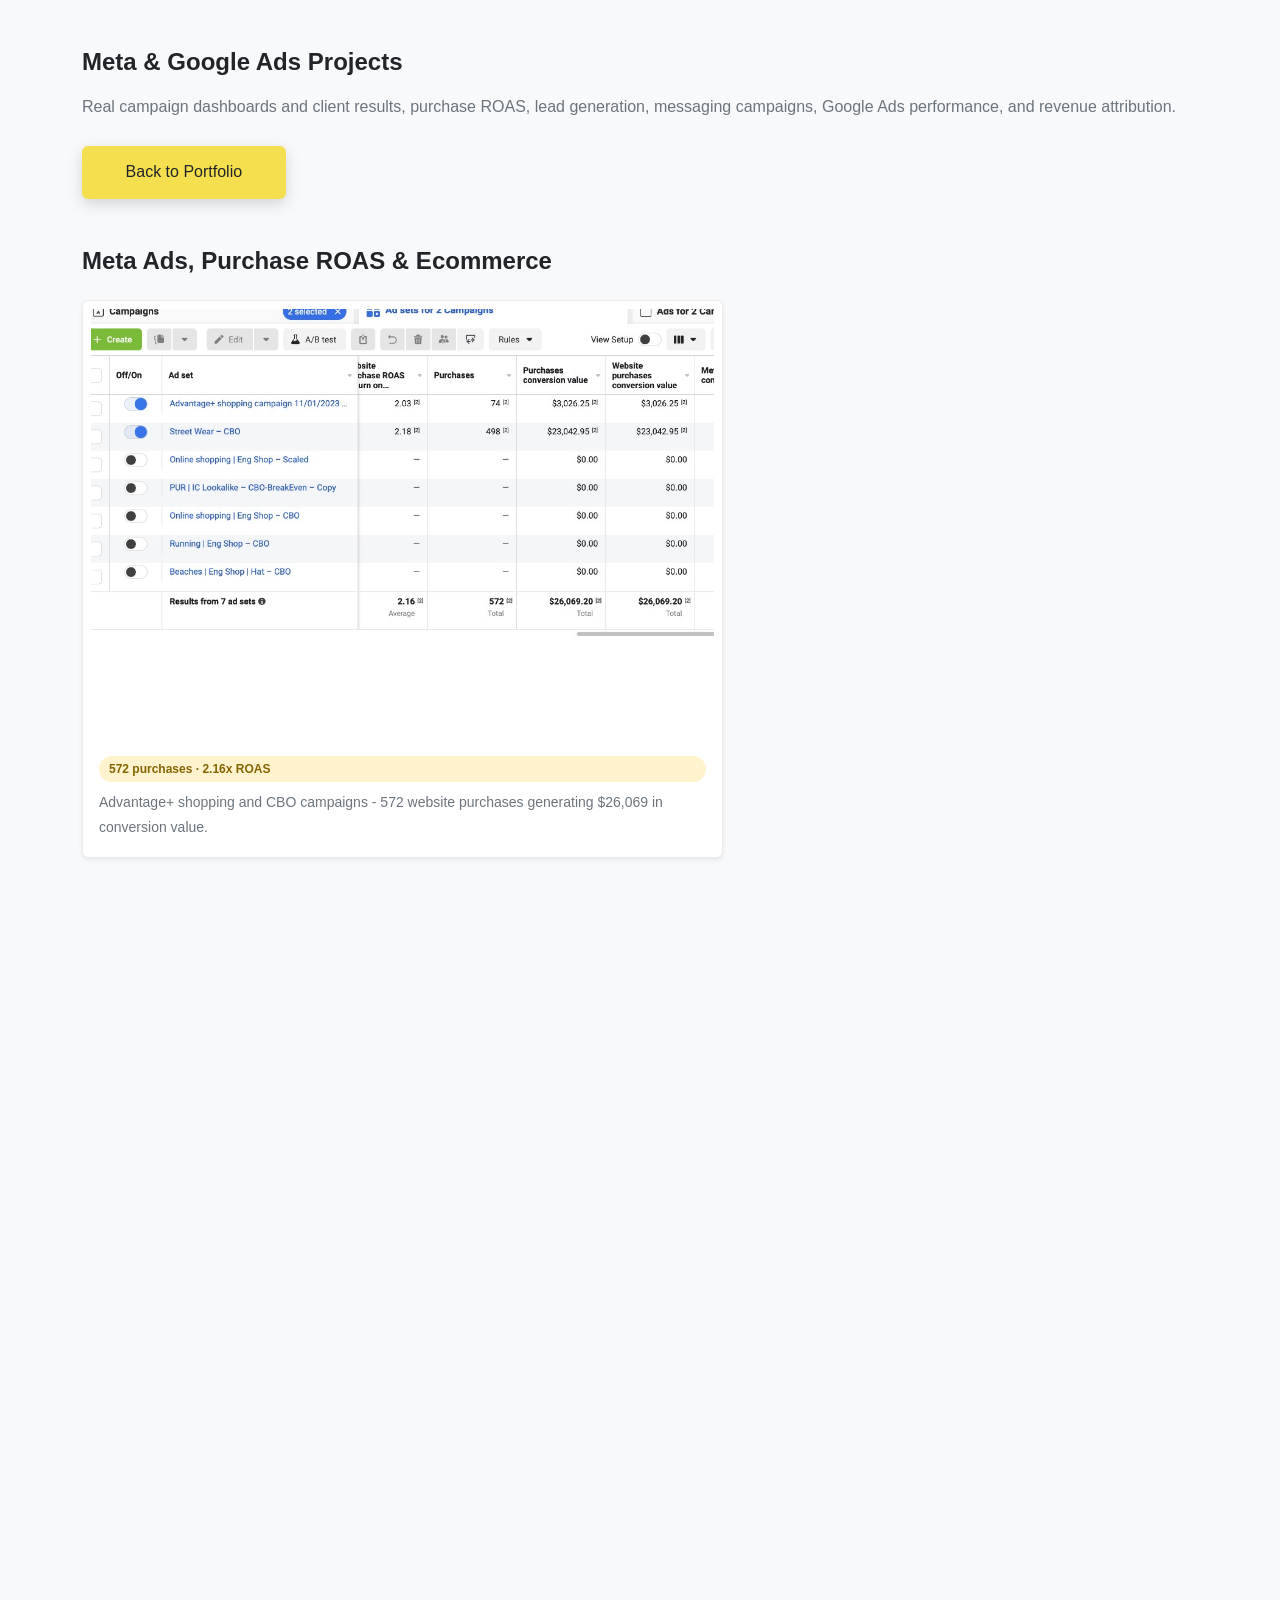
<file: meta-google-ads.html>
<!doctype html>
<html lang="en">
<head>
  <meta charset="utf-8">
  <meta name="viewport" content="width=device-width, initial-scale=1">
  <title>Meta &amp; Google Ads Projects</title>
  <link rel="icon" href="favicon.ico">
  <link rel="stylesheet" href="styles.prettified.css?v=20260706mobile1">
  <style>
    .hover-overlay { position: fixed; inset: 0; background: rgba(0,0,0,.6); display: none; align-items: center; justify-content: center; z-index: 9999; }
    .hover-overlay .overlay-content { position: relative; }
    .hover-overlay img { max-width: 95vw; max-height: 95vh; box-shadow: 0 10px 24px rgba(0,0,0,.4); border-radius: 8px; display: block; background: #fff; }
    .hover-overlay .overlay-back { position: absolute; top: 12px; right: 12px; }
    .metric-pill { display: inline-block; background: #fff3cd; color: #856404; font-size: 12px; font-weight: 600; padding: 4px 10px; border-radius: 999px; margin-bottom: 8px; }
    .ads-card-grid > [class*="col-"] { display: flex; }
    .ads-card-grid .card {
      display: flex;
      flex-direction: column;
      width: 100%;
      overflow: hidden;
    }
    .ads-card-grid .card-img-top {
      width: 100%;
      aspect-ratio: 16 / 11;
      object-fit: contain;
      object-position: center;
      background: #f4f5f8;
      padding: 8px;
    }
    .ads-card-grid .card-body {
      flex: 1 1 auto;
      min-height: 110px;
      display: flex;
      flex-direction: column;
    }
    .ads-card-grid .card-body p { margin-top: auto; }
  </style>
  <meta name="description" content="Meta and Google Ads campaign dashboards, ROAS, lead gen, purchases, and full funnel results.">
</head>
<body class="bg-light">
  <main class="container py-5">
    <h1 class="text-6 fw-600 mb-3">Meta &amp; Google Ads Projects</h1>
    <p class="text-3 text-muted">Real campaign dashboards and client results, purchase ROAS, lead generation, messaging campaigns, Google Ads performance, and revenue attribution.</p>
    <p class="mt-4"><a class="btn btn-primary" href="index.html">Back to Portfolio</a></p>

    <section class="mt-5">
      <h2 class="h4 fw-600 mb-4">Meta Ads, Purchase ROAS &amp; Ecommerce</h2>
      <div class="row g-4 ads-card-grid">
        <div class="col-md-8 col-lg-7">
          <div class="card shadow-sm h-100">
            <img src="meta google ads/meta-shopping-572-purchases.png" class="card-img-top work-gallery-img" alt="Meta Advantage+ shopping campaign with 572 purchases and 2.16 ROAS" loading="lazy" decoding="async">
            <div class="card-body">
              <span class="metric-pill">572 purchases · 2.16x ROAS</span>
              <p class="card-text text-muted small">Advantage+ shopping and CBO campaigns - 572 website purchases generating $26,069 in conversion value.</p>
            </div>
          </div>
        </div>
      </div>
    </section>

    <section class="mt-5">
      <h2 class="h4 fw-600 mb-4">Meta Ads, Lead Generation</h2>
      <div class="row g-4 ads-card-grid">
        <div class="col-md-6 col-lg-4">
          <div class="card shadow-sm h-100">
            <img src="meta google ads/meta-website-leads-282.png" class="card-img-top work-gallery-img" alt="Meta Ads website leads campaign - 282 leads at $22.54 cost per result" loading="lazy" decoding="async">
            <div class="card-body">
              <span class="metric-pill">282 leads · $22.54 CPL</span>
              <p class="card-text text-muted small">3 campaign lead gen push, 282 website leads from 502k impressions, $6,357 total spend.</p>
            </div>
          </div>
        </div>
        <div class="col-md-6 col-lg-4">
          <div class="card shadow-sm h-100">
            <img src="meta google ads/meta-lead-gen-queensland.png" class="card-img-top work-gallery-img" alt="Meta on Facebook lead ads Queensland, 285 leads at $18.34 average" loading="lazy" decoding="async">
            <div class="card-body">
              <span class="metric-pill">285 leads · $18.34 avg CPL</span>
              <p class="card-text text-muted small">Geo targeted lead gen across Brisbane, Cairns, Townsville and more, 385k impressions, 81k reach.</p>
            </div>
          </div>
        </div>
        <div class="col-md-6 col-lg-4">
          <div class="card shadow-sm h-100">
            <img src="meta google ads/meta-messaging-957-conversations.png" class="card-img-top work-gallery-img" alt="Meta messaging campaign - 957 conversations started at $2.76 per result" loading="lazy" decoding="async">
            <div class="card-body">
              <span class="metric-pill">957 conversations · $2.76 CPR</span>
              <p class="card-text text-muted small">Click to message campaign, 957 messaging conversations from 368k impressions, 140k reach.</p>
            </div>
          </div>
        </div>
      </div>
    </section>

    <section class="mt-5">
      <h2 class="h4 fw-600 mb-4">Google Ads Performance</h2>
      <div class="row g-4 ads-card-grid">
        <div class="col-md-6 col-lg-6">
          <div class="card shadow-sm h-100">
            <img src="meta google ads/google-ads-roas-14x.png" class="card-img-top work-gallery-img" alt="Google Ads campaign with 14.90 conversion value to cost ratio" loading="lazy" decoding="async">
            <div class="card-body">
              <span class="metric-pill">14.90x conv. value / cost</span>
              <p class="card-text text-muted small">Search &amp; Performance Max campaigns, maximize conversions and target ROAS bid strategies with $29k+ conversion value.</p>
            </div>
          </div>
        </div>
      </div>
    </section>

    <section class="mt-5">
      <h2 class="h4 fw-600 mb-4">Full Funnel Results, Revenue &amp; Attribution</h2>
      <div class="row g-4 ads-card-grid">
        <div class="col-md-6 col-lg-6">
          <div class="card shadow-sm h-100">
            <img src="meta google ads/shopify-sales-564k.png" class="card-img-top work-gallery-img" alt="Shopify analytics, $564,526 total sales and 11,299 orders" loading="lazy" decoding="async">
            <div class="card-body">
              <span class="metric-pill">$564k sales · +38% YoY</span>
              <p class="card-text text-muted small">Ecommerce store growth, $564,526 in total sales and 11,299 orders with 38% year over year increase.</p>
            </div>
          </div>
        </div>
        <div class="col-md-6 col-lg-6">
          <div class="card shadow-sm h-100">
            <img src="meta google ads/klaviyo-revenue-135k.png" class="card-img-top work-gallery-img" alt="Klaviyo email marketing, $135k total revenue with $29k from flows and campaigns" loading="lazy" decoding="async">
            <div class="card-body">
              <span class="metric-pill">$135k revenue · 22% from email</span>
              <p class="card-text text-muted small">Email automation supporting paid ads, $29,173 attributed revenue from Klaviyo flows and campaigns over 90 days.</p>
            </div>
          </div>
        </div>
      </div>
    </section>
  </main>

  <div id="hover-overlay" class="hover-overlay">
    <div class="overlay-content">
      <img alt="Preview">
      <button type="button" class="overlay-back btn btn-warning btn-sm">Back to Page</button>
    </div>
  </div>
  <script>
    (function() {
      const overlay = document.getElementById('hover-overlay');
      const overlayImg = overlay.querySelector('.overlay-content img');
      const backBtn = overlay.querySelector('.overlay-back');

      document.querySelectorAll('.card .card-img-top').forEach(img => {
        img.addEventListener('click', () => {
          overlayImg.src = img.src;
          overlay.style.display = 'flex';
        });
      });

      overlay.addEventListener('click', (e) => {
        if (e.target === overlay) {
          overlay.style.display = 'none';
          overlayImg.removeAttribute('src');
        }
      });

      backBtn.addEventListener('click', () => {
        overlay.style.display = 'none';
        overlayImg.removeAttribute('src');
      });
    })();
  </script>
</body>
</html>
</file>
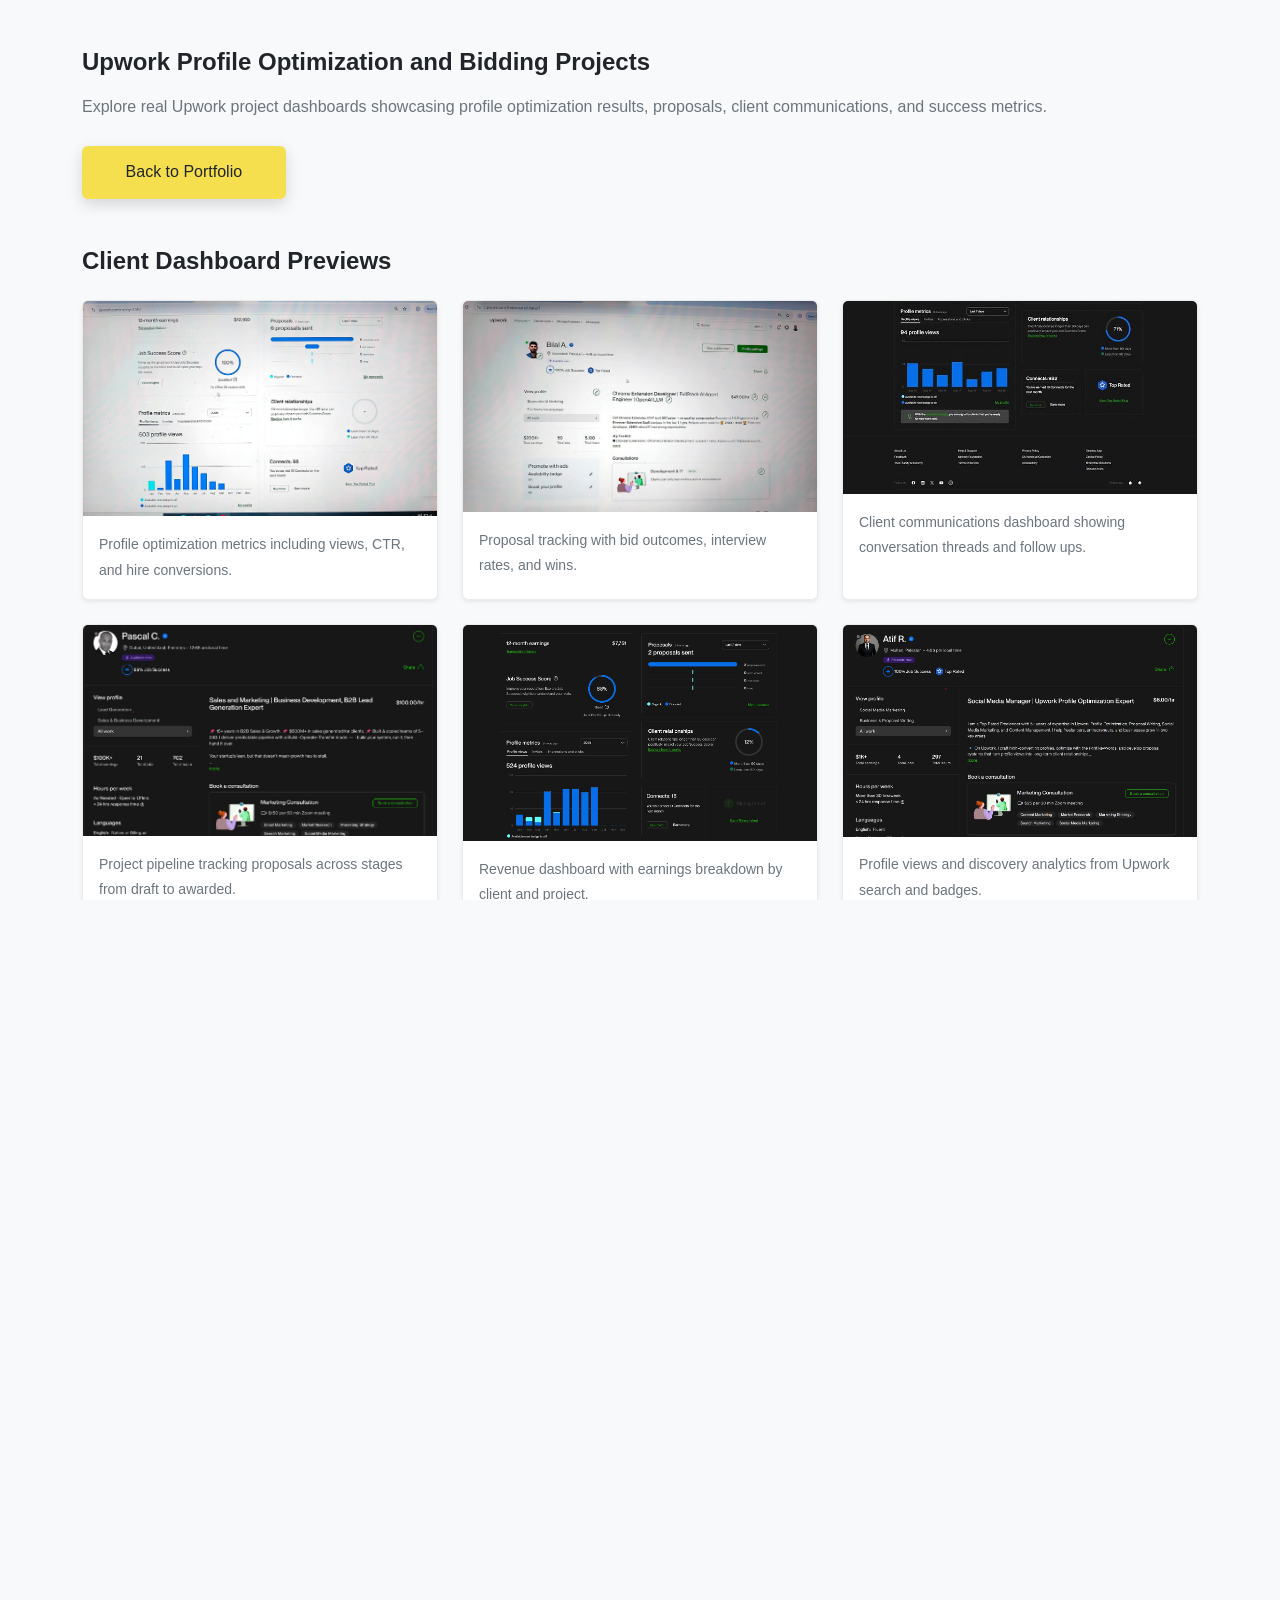
<file: upwork-profile-optimization-bidding.html>
<!doctype html>
<html lang="en">
<head>
  <meta charset="utf-8">
  <meta name="viewport" content="width=device-width, initial-scale=1">
  <title>Upwork Profile Optimization and Bidding Projects</title>
  <link rel="icon" href="favicon.ico">
  <link rel="stylesheet" href="styles.prettified.css?v=20260706mobile1">
  <style>
    /* Overlay for image preview */
    .hover-overlay { position: fixed; inset: 0; background: rgba(0,0,0,.6); display: none; align-items: center; justify-content: center; z-index: 9999; }
    .hover-overlay .overlay-content { position: relative; }
    .hover-overlay img { max-width: 90vw; max-height: 90vh; box-shadow: 0 10px 24px rgba(0,0,0,.4); border-radius: 8px; display: block; background: #fff; }
    .hover-overlay .overlay-back { position: absolute; top: 12px; right: 12px; }
  </style>
</head>
<body class="bg-light">
  <main class="container py-5">
    <h1 class="text-6 fw-600 mb-3">Upwork Profile Optimization and Bidding Projects</h1>
    <p class="text-3 text-muted">Explore real Upwork project dashboards showcasing profile optimization results, proposals, client communications, and success metrics.</p>
    <p class="mt-4"><a class="btn btn-primary" href="index.html">Back to Portfolio</a></p>
    <section class="mt-5">
      <h2 class="h4 fw-600 mb-4">Client Dashboard Previews</h2>
      <div class="row g-4">
        <div class="col-md-6 col-lg-4">
          <div class="card shadow-sm h-100">
            <img src="upwork_portfolio/Picture1.png" class="card-img-top work-gallery-img" alt="Profile optimization metrics overview">
            <div class="card-body">
              <p class="card-text text-muted small">Profile optimization metrics including views, CTR, and hire conversions.</p>
            </div>
          </div>
        </div>
        <div class="col-md-6 col-lg-4">
          <div class="card shadow-sm h-100">
            <img src="upwork_portfolio/Picture2.png" class="card-img-top work-gallery-img" alt="Proposal tracking and bid outcomes">
            <div class="card-body">
              <p class="card-text text-muted small">Proposal tracking with bid outcomes, interview rates, and wins.</p>
            </div>
          </div>
        </div>
        <div class="col-md-6 col-lg-4">
          <div class="card shadow-sm h-100">
            <img src="upwork_portfolio/Picture3.png" class="card-img-top work-gallery-img" alt="Client messaging and communication threads">
            <div class="card-body">
              <p class="card-text text-muted small">Client communications dashboard showing conversation threads and follow ups.</p>
            </div>
          </div>
        </div>
        <div class="col-md-6 col-lg-4">
          <div class="card shadow-sm h-100">
            <img src="upwork_portfolio/Picture4.png" class="card-img-top work-gallery-img" alt="Project pipeline and proposal status">
            <div class="card-body">
              <p class="card-text text-muted small">Project pipeline tracking proposals across stages from draft to awarded.</p>
            </div>
          </div>
        </div>
        <div class="col-md-6 col-lg-4">
          <div class="card shadow-sm h-100">
            <img src="upwork_portfolio/Picture5.png" class="card-img-top work-gallery-img" alt="Revenue dashboard and earnings breakdown">
            <div class="card-body">
              <p class="card-text text-muted small">Revenue dashboard with earnings breakdown by client and project.</p>
            </div>
          </div>
        </div>
        <div class="col-md-6 col-lg-4">
          <div class="card shadow-sm h-100">
            <img src="upwork_portfolio/Picture6.png" class="card-img-top work-gallery-img" alt="Profile views and search discovery">
            <div class="card-body">
              <p class="card-text text-muted small">Profile views and discovery analytics from Upwork search and badges.</p>
            </div>
          </div>
        </div>
        <div class="col-md-6 col-lg-4">
          <div class="card shadow-sm h-100">
            <img src="upwork_portfolio/Picture7.png" class="card-img-top work-gallery-img" alt="Proposal templates and saved responses">
            <div class="card-body">
              <p class="card-text text-muted small">Proposal templates and saved responses for faster, quality bids.</p>
            </div>
          </div>
        </div>
        <div class="col-md-6 col-lg-4">
          <div class="card shadow-sm h-100">
            <img src="upwork_portfolio/Picture8.png" class="card-img-top work-gallery-img" alt="Client feedback and job success indicators">
            <div class="card-body">
              <p class="card-text text-muted small">Client feedback, ratings, and job success trend indicators.</p>
            </div>
          </div>
        </div>
        <div class="col-md-6 col-lg-4">
          <div class="card shadow-sm h-100">
            <img src="upwork_portfolio/Picture9.png" class="card-img-top work-gallery-img" alt="Connects usage and bid planning">
            <div class="card-body">
              <p class="card-text text-muted small">Connects usage tracking and bid planning across targeted jobs.</p>
            </div>
          </div>
        </div>
        <div class="col-md-6 col-lg-4">
          <div class="card shadow-sm h-100">
            <img src="upwork_portfolio/Picture10.png" class="card-img-top work-gallery-img" alt="Portfolio items and case studies">
            <div class="card-body">
              <p class="card-text text-muted small">Portfolio items and case studies demonstrating results and expertise.</p>
            </div>
          </div>
        </div>
      </div>
    </section>
     <section class="mt-5" id="client-reviews">
       <h2 class="h4 fw-600 mb-4">What Some of My Clients Say</h2>
       <div class="row g-4">
         <div class="col-md-6 col-lg-6">
           <div class="card shadow-sm h-100">
             <img src="upwork reviews/review.png" class="card-img-top work-gallery-img reviews-img" alt="Upwork client review 1">
           </div>
         </div>
         <div class="col-md-6 col-lg-6">
           <div class="card shadow-sm h-100">
             <img src="upwork reviews/review2.png" class="card-img-top work-gallery-img reviews-img" alt="Upwork client review 2">
           </div>
         </div>
         <div class="col-md-6 col-lg-6">
           <div class="card shadow-sm h-100">
             <img src="upwork reviews/review3.png" class="card-img-top work-gallery-img reviews-img" alt="Upwork client review 3">
           </div>
         </div>
         <div class="col-md-6 col-lg-6">
           <div class="card shadow-sm h-100">
             <img src="upwork reviews/review4.png" class="card-img-top work-gallery-img reviews-img" alt="Upwork client review 4">
           </div>
         </div>
         <div class="col-md-6 col-lg-6">
           <div class="card shadow-sm h-100">
             <img src="upwork reviews/review5.png" class="card-img-top work-gallery-img reviews-img" alt="Upwork client review 5">
           </div>
         </div>
         <div class="col-md-6 col-lg-6">
           <div class="card shadow-sm h-100">
             <img src="upwork reviews/review6.png" class="card-img-top work-gallery-img reviews-img" alt="Upwork client review 6">
           </div>
         </div>
       </div>
     </section>
  </main>
  <!-- Image preview overlay -->
  <div id="hover-overlay" class="hover-overlay">
    <div class="overlay-content">
      <img alt="Preview">
      <button type="button" class="overlay-back btn btn-warning btn-sm">Back to Page</button>
    </div>
  </div>
  <script>
    (function() {
      const overlay = document.getElementById('hover-overlay');
      const overlayImg = overlay.querySelector('.overlay-content img');
      const backBtn = overlay.querySelector('.overlay-back');

      // Open overlay on any card image click
      document.querySelectorAll('.card .card-img-top').forEach(img => {
        img.addEventListener('click', () => {
          overlayImg.src = img.src;
          overlay.style.display = 'flex';
        });
      });

      // Close overlay on backdrop click
      overlay.addEventListener('click', (e) => {
        if (e.target === overlay) {
          overlay.style.display = 'none';
          overlayImg.removeAttribute('src');
        }
      });

      // Back button closes overlay only
      backBtn.addEventListener('click', () => {
        overlay.style.display = 'none';
        overlayImg.removeAttribute('src');
      });
    })();
  </script>
</body>
</html>
</file>
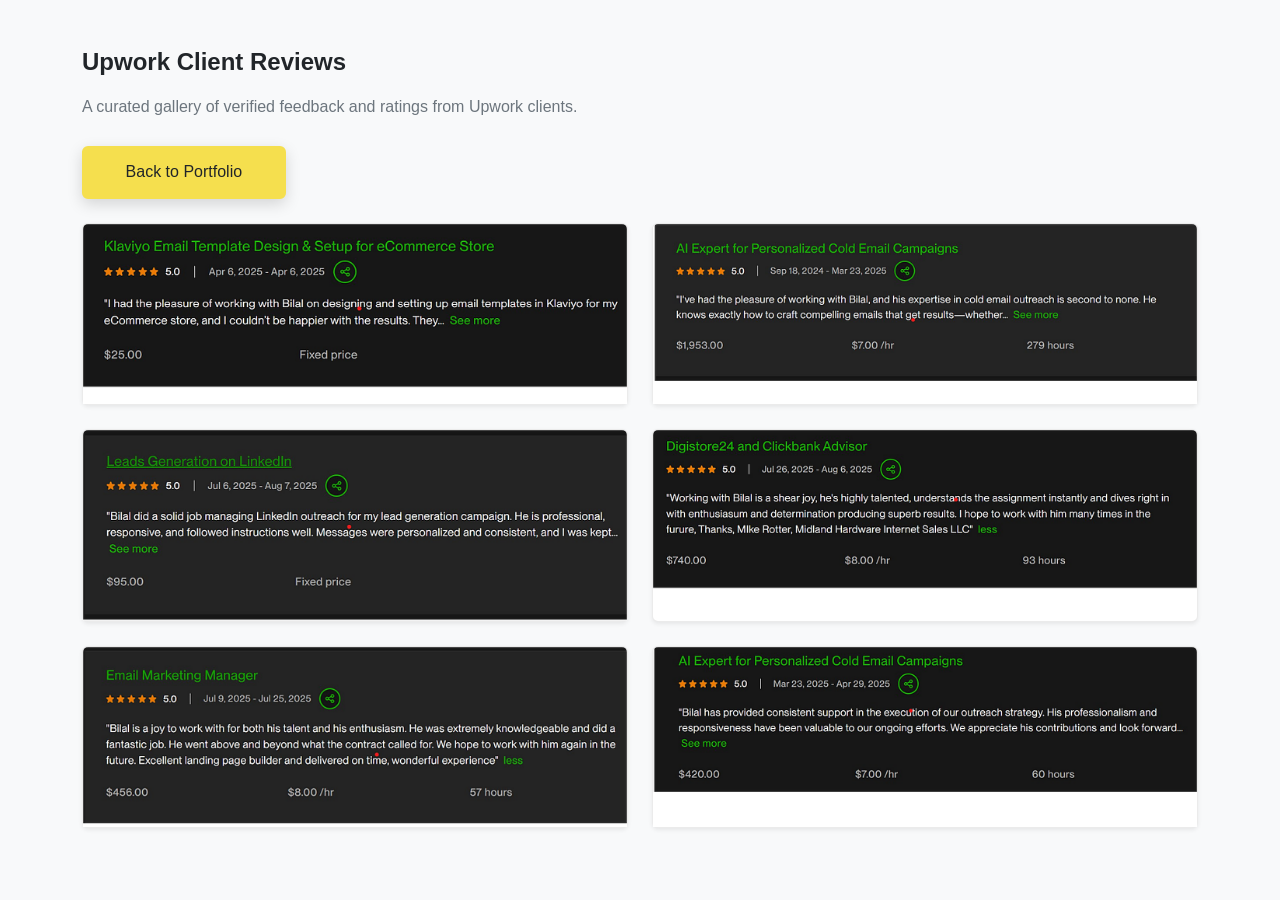
<file: upwork-reviews.html>
<!doctype html>
<html lang="en">
<head>
  <meta charset="utf-8">
  <meta name="viewport" content="width=device-width, initial-scale=1">
  <title>Upwork Client Reviews</title>
  <link rel="icon" href="favicon.ico">
  <link rel="stylesheet" href="styles.prettified.css?v=20260706mobile1">
  <style>
    /* Overlay for image preview */
    .hover-overlay { position: fixed; inset: 0; background: rgba(0,0,0,.6); display: none; align-items: center; justify-content: center; z-index: 9999; }
    .hover-overlay .overlay-content { position: relative; }
    .hover-overlay img { max-width: 90vw; max-height: 90vh; box-shadow: 0 10px 24px rgba(0,0,0,.4); border-radius: 8px; display: block; background: #fff; }
    .hover-overlay .overlay-back { position: absolute; top: 12px; right: 12px; }
  </style>
  
</head>
<body class="bg-light">
  <main class="container py-5">
    <h1 class="text-6 fw-600 mb-3">Upwork Client Reviews</h1>
    <p class="text-3 text-muted">A curated gallery of verified feedback and ratings from Upwork clients.</p>
    <p class="mt-4"><a class="btn btn-primary" href="index.html">Back to Portfolio</a></p>

    <section class="mt-4" aria-label="Upwork client reviews">
      <div class="row g-4">
        <div class="col-md-6 col-lg-6">
          <div class="card shadow-sm h-100">
            <img src="upwork reviews/review.png" class="card-img-top work-gallery-img reviews-img" alt="Upwork client review 1">
          </div>
        </div>
        <div class="col-md-6 col-lg-6">
          <div class="card shadow-sm h-100">
            <img src="upwork reviews/review2.png" class="card-img-top work-gallery-img reviews-img" alt="Upwork client review 2">
          </div>
        </div>
        <div class="col-md-6 col-lg-6">
          <div class="card shadow-sm h-100">
            <img src="upwork reviews/review3.png" class="card-img-top work-gallery-img reviews-img" alt="Upwork client review 3">
          </div>
        </div>
        <div class="col-md-6 col-lg-6">
          <div class="card shadow-sm h-100">
            <img src="upwork reviews/review4.png" class="card-img-top work-gallery-img reviews-img" alt="Upwork client review 4">
          </div>
        </div>
        <div class="col-md-6 col-lg-6">
          <div class="card shadow-sm h-100">
            <img src="upwork reviews/review5.png" class="card-img-top work-gallery-img reviews-img" alt="Upwork client review 5">
          </div>
        </div>
        <div class="col-md-6 col-lg-6">
          <div class="card shadow-sm h-100">
            <img src="upwork reviews/review6.png" class="card-img-top work-gallery-img reviews-img" alt="Upwork client review 6">
          </div>
        </div>
      </div>
    </section>
  </main>
  <!-- Image preview overlay -->
  <div id="hover-overlay" class="hover-overlay">
    <div class="overlay-content">
      <img alt="Preview">
      <button type="button" class="overlay-back btn btn-warning btn-sm">Back to Page</button>
    </div>
  </div>
  <script>
    (function() {
      const overlay = document.getElementById('hover-overlay');
      const overlayImg = overlay.querySelector('.overlay-content img');
      const backBtn = overlay.querySelector('.overlay-back');

      // Open overlay on any card image click
      document.querySelectorAll('.card .card-img-top').forEach(img => {
        img.addEventListener('click', () => {
          overlayImg.src = img.src;
          overlay.style.display = 'flex';
        });
      });

      // Close overlay on backdrop click
      overlay.addEventListener('click', (e) => {
        if (e.target === overlay) {
          overlay.style.display = 'none';
          overlayImg.removeAttribute('src');
        }
      });

      // Back button closes overlay only
      backBtn.addEventListener('click', () => {
        overlay.style.display = 'none';
        overlayImg.removeAttribute('src');
      });
    })();
  </script>
</body>
</html>
</file>
